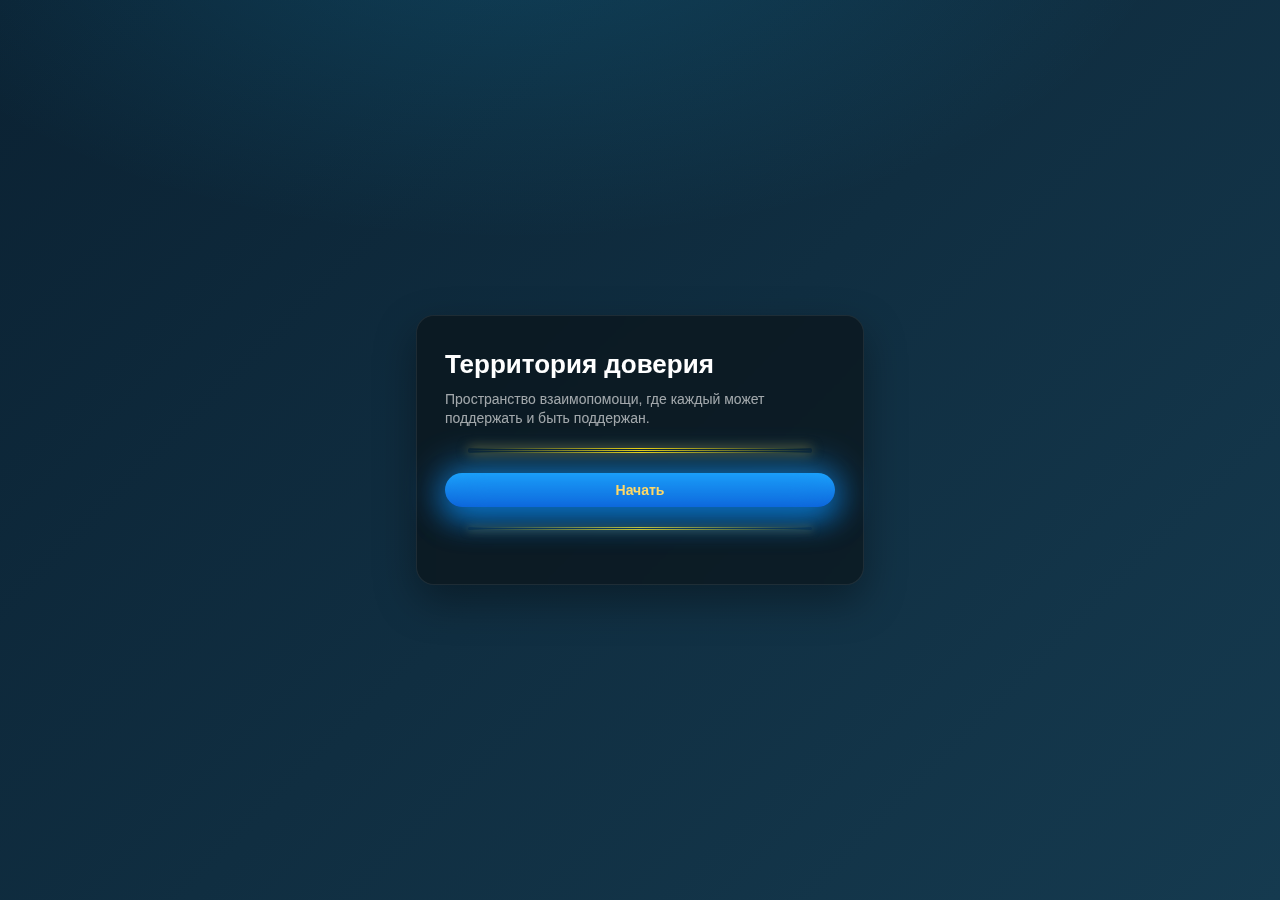
<file: index.html>
﻿<!DOCTYPE html>
<html lang="ru">
<head>
  <meta charset="UTF-8" />
  <meta name="viewport" content="width=device-width, initial-scale=1.0"/>
  <title>Территория довериz</title>
<link rel="stylesheet" href="styles.css">

</head>
<body class="intro-page">
<div class="wrap">
  <div class="card intro">
  <h1>Территория доверия</h1>

  <div class="subtitle">
    Пространство взаимопомощи, где каждый может поддержать и быть поддержан.
  </div>

  <!-- ЗОЛОТАЯ ЛИНИЯ ПОСЛЕ ТЕКСТА -->
  <div class="gold-divider triple"></div>

  <div class="buttons intro-buttons">
    <button class="btn-main is-active" id="startBtn">Начать</button>
  </div>

  <!-- ЗОЛОТАЯ ЛИНИЯ ПОСЛЕ КНОПКИ -->
  <div class="gold-divider double"></div>
</div>

  </div>
</div>


  <script>
    document.getElementById("startBtn").addEventListener("click", () => {
      // куда ведёт старт — поставь нужную страницу
      location.href = "queue.html";
    });
  </script>
</body>

</html>
</file>
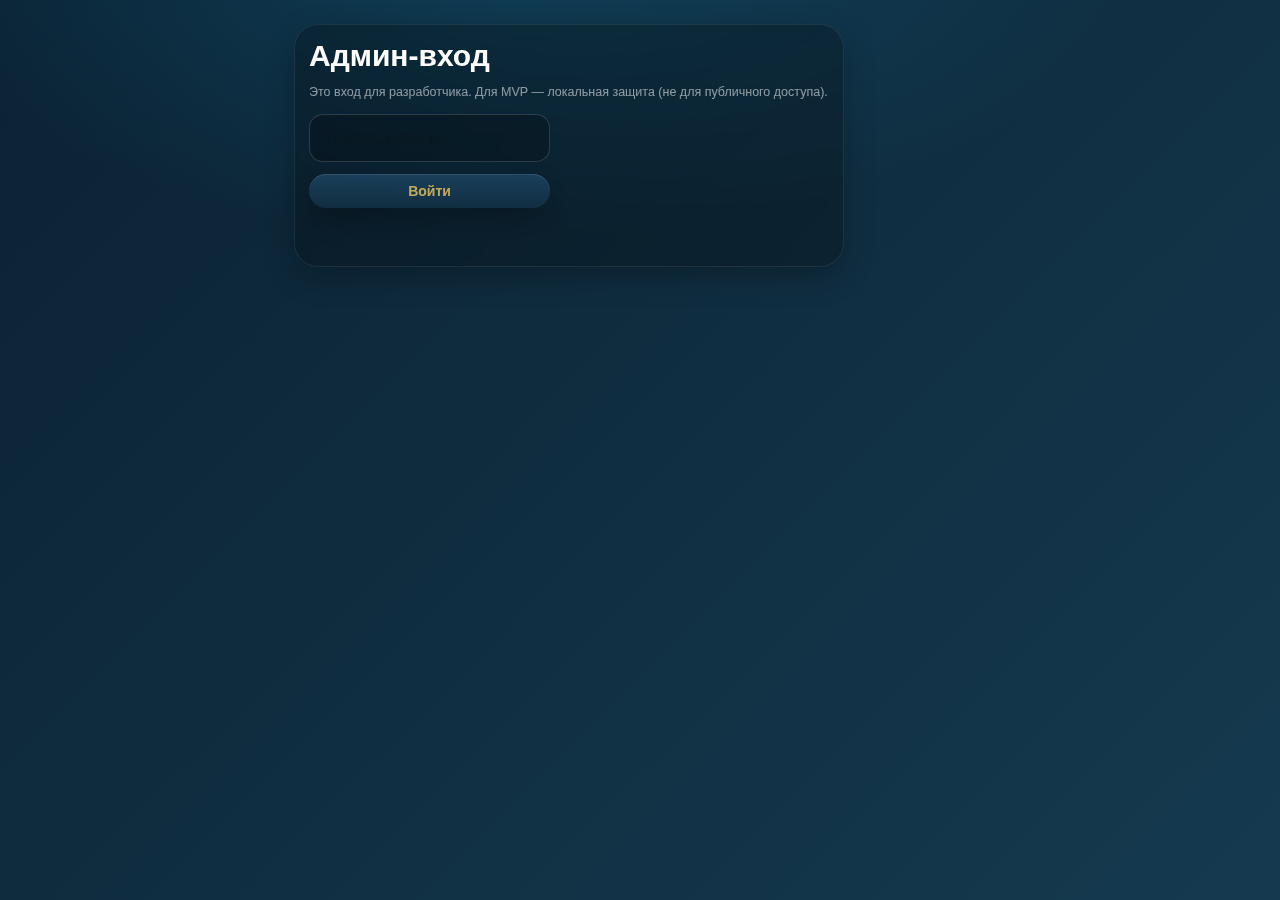
<file: admin-login.html>
<!doctype html>
<html lang="ru">
<head>
  <meta charset="utf-8" />
  <meta name="viewport" content="width=device-width, initial-scale=1" />
  <title>Вход в админку</title>
  <link rel="stylesheet" href="styles.css" />
  <style>
    .wrap { max-width: 720px; margin: 0 auto; padding: 24px 14px; }
    .card { background: rgba(0,0,0,.25); border-radius: 24px; padding: 22px; box-shadow: 0 10px 30px rgba(0,0,0,.25); }
    input { width: 100%; padding: 14px 16px; border-radius: 14px; border: 1px solid rgba(255,255,255,.15); background: rgba(0,0,0,.25); color: #fff; font-size: 16px; outline: none; }
    .row { display: grid; gap: 12px; margin-top: 14px; }
    .hint { opacity: .75; font-size: 14px; margin-top: 10px; line-height: 1.4; }
  </style>
</head>
<body>
  <div class="wrap">
    <div class="card">
      <h1 style="margin:0 0 10px;">Админ-вход</h1>
      <div class="hint">
        Это вход для разработчика. Для MVP — локальная защита (не для публичного доступа).
      </div>

      <div class="row">
        <input id="pass" type="password" placeholder="Пароль админа" />
        <button class="btn-main" id="btnLogin">Войти</button>
        <div id="msg" class="hint"></div>
      </div>
    </div>
  </div>

  <script>
    const qs = (s) => document.querySelector(s);

    // ⚠️ ВАЖНО: для MVP пароль здесь. Потом заменим на Supabase Auth + роли.
    const ADMIN_PASS = "SUPER123"; // <-- поменяй на свой

    qs("#btnLogin").addEventListener("click", () => {
      const p = qs("#pass").value.trim();
      if (!p) {
        qs("#msg").textContent = "Введите пароль.";
        return;
      }
      if (p !== ADMIN_PASS) {
        qs("#msg").textContent = "Неверный пароль.";
        return;
      }

      localStorage.setItem("is_admin", "true");
      localStorage.setItem("admin_login_at", new Date().toISOString());

      // можно запомнить, откуда пришли
      const next = new URLSearchParams(location.search).get("next") || "admin.html";
      location.href = next;
    });
  </script>
</body>
</html>
</file>
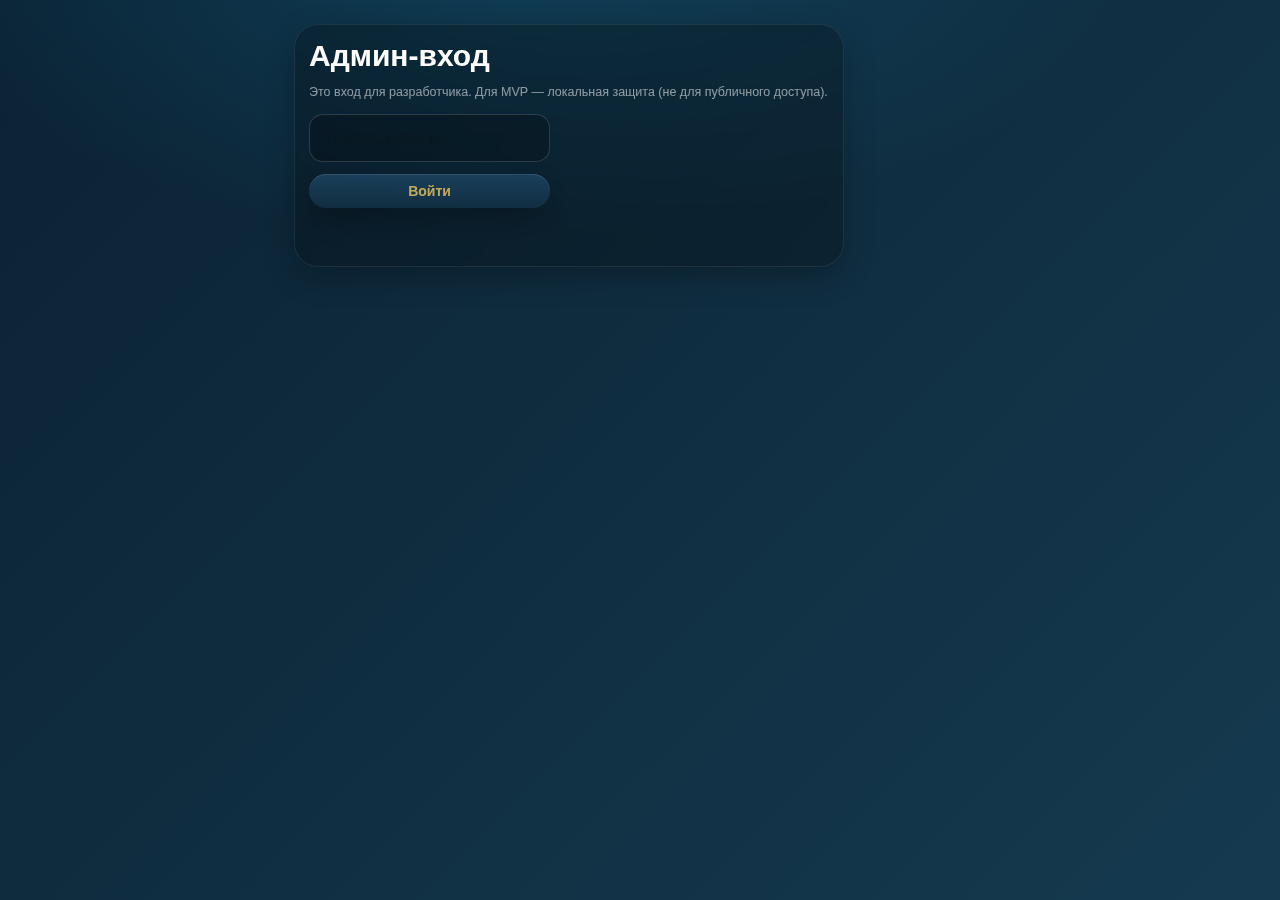
<file: admin.html>
<!doctype html>
<html lang="ru">
<head>
  <meta charset="utf-8" />
  <meta name="viewport" content="width=device-width, initial-scale=1" />
  <title>Админка</title>
  <link rel="stylesheet" href="styles.css" />
  <style>
    .wrap { max-width: 920px; margin: 0 auto; padding: 24px 14px; }
    .card { background: rgba(0,0,0,.25); border-radius: 24px; padding: 22px; box-shadow: 0 10px 30px rgba(0,0,0,.25); }
    .grid { display: grid; grid-template-columns: repeat(2, 1fr); gap: 12px; margin-top: 14px; }
    .kpi { padding: 14px; border-radius: 18px; background: rgba(255,255,255,.06); }
    .kpi b { font-size: 22px; display:block; margin-top: 6px; }
    .muted { opacity: .75; }
    @media (max-width: 720px) { .grid { grid-template-columns: 1fr; } }
  </style>
</head>
<body>
  <div class="wrap">
    <div class="card">
      <h1 style="margin:0 0 8px;">Админ-панель</h1>
      <div class="muted" id="who"></div>

      <div class="grid">
        <div class="kpi">Всего участников<b id="kUsers">—</b></div>
        <div class="kpi">Всего троек<b id="kTriples">—</b></div>
        <div class="kpi">Ожидают подтверждения<b id="kWait">—</b></div>
        <div class="kpi">Подтверждено<b id="kOk">—</b></div>
      </div>

      <div style="margin-top:16px; display:flex; gap:10px; flex-wrap:wrap;">
        <button class="btn-secondary" id="btnSeed">Сгенерировать тест-данные</button>
        <button class="btn-secondary" id="btnClear">Сбросить тест-данные</button>
        <button class="btn-secondary" id="btnLogout">Выйти</button>
      </div>

      <div class="muted" style="margin-top:14px; line-height:1.5;">
        ⚠️ MVP-режим: цифры сейчас берём из localStorage (заглушки).
        Настоящая админка будет после Supabase (Auth + роли + RLS).
      </div>
    </div>
  </div>

  <script>
    const qs = (s) => document.querySelector(s);

    // 1) Защита: если не админ — на логин
    if (localStorage.getItem("is_admin") !== "true") {
      location.href = "admin-login.html?next=admin.html";
    }

    // 2) Хранилище для демо-статы
    const KEY = "admin_stats_demo";
    function readStats() {
      try { return JSON.parse(localStorage.getItem(KEY) || "{}"); }
      catch { return {}; }
    }
    function writeStats(s) {
      localStorage.setItem(KEY, JSON.stringify(s));
    }

    function render() {
      const s = readStats();
      qs("#kUsers").textContent = s.users ?? 0;
      qs("#kTriples").textContent = s.triples ?? 0;
      qs("#kWait").textContent = s.wait ?? 0;
      qs("#kOk").textContent = s.ok ?? 0;

      const at = localStorage.getItem("admin_login_at");
      qs("#who").textContent = at ? ("Вход выполнен: " + at) : "Вход выполнен.";
    }

    qs("#btnSeed").addEventListener("click", () => {
      // простая демо-генерация
      writeStats({
        users: 120 + Math.floor(Math.random()*80),
        triples: 30 + Math.floor(Math.random()*40),
        wait: 2 + Math.floor(Math.random()*10),
        ok: 20 + Math.floor(Math.random()*20),
      });
      render();
    });

    qs("#btnClear").addEventListener("click", () => {
      localStorage.removeItem(KEY);
      render();
    });

    qs("#btnLogout").addEventListener("click", () => {
      localStorage.removeItem("is_admin");
      localStorage.removeItem("admin_login_at");
      location.href = "index.html";
    });

    render();
  </script>
</body>
</html>
</file>
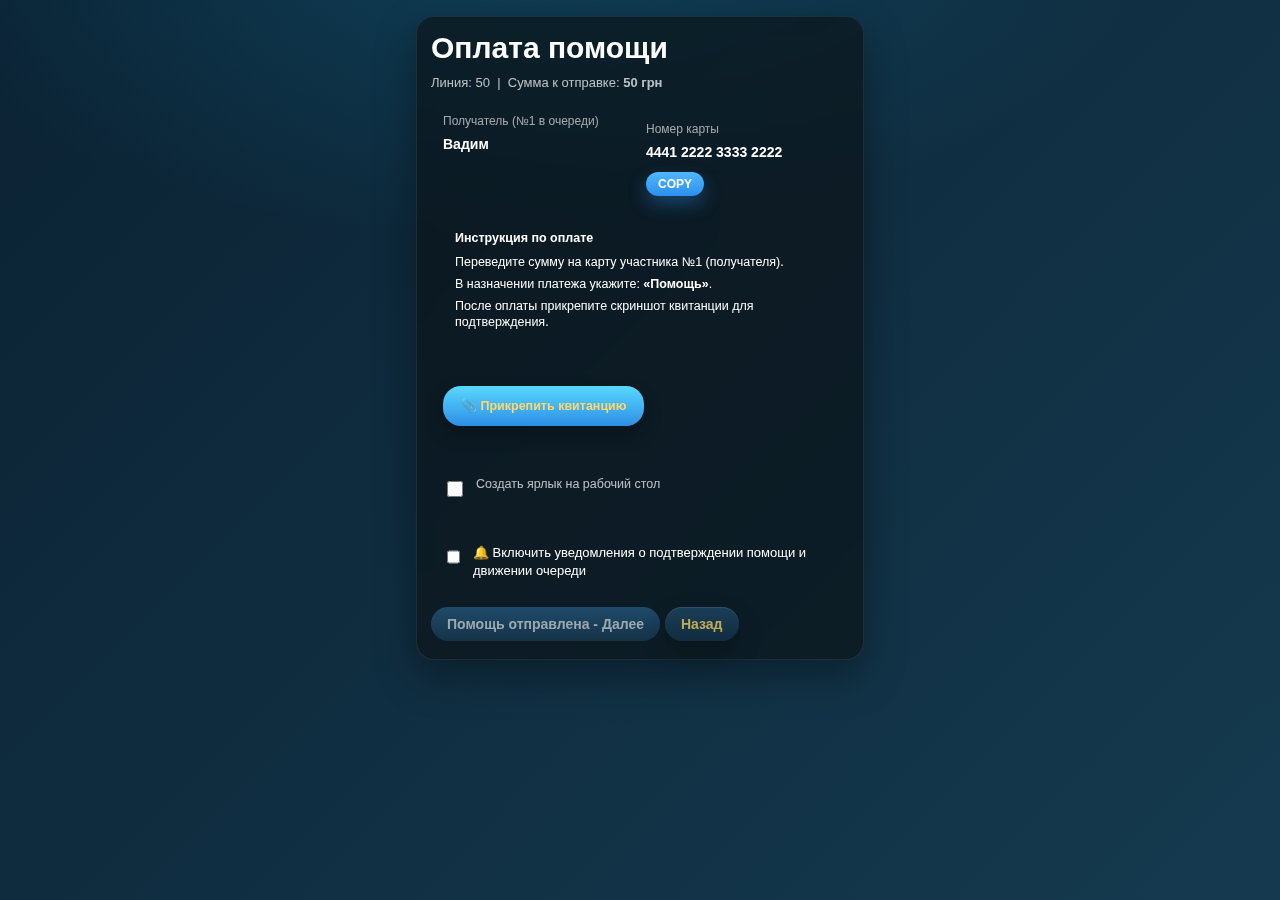
<file: pay.html>
<!DOCTYPE html>
<html lang="ru">
<head>
  <head>
  <meta charset="UTF-8">
  <meta name="viewport" content="width=device-width, initial-scale=1.0">

  <title>Оплата — Территория доверия и поддержки</title>

  <link rel="stylesheet" href="styles.css">

</head>
<body>

  <div class="wrap pay">
<div class="card">
      <h1>Оплата помощи</h1>
      <div class="sub">
        Линия: <span class="pill" id="linePill">—</span>
        &nbsp;|&nbsp; Сумма к отправке: <b id="sumText">—</b>
      </div>

      <!-- Получатель №1 -->
      <div class="box">
        <div class="row topRow">
  <div class="kv">
    <div class="k">Получатель (№1 в очереди)</div>
    <div class="v" id="toNick"></div>
  </div>

  <div class="kv cardTop">
    <div class="k">Номер карты</div>

    <div class="card-row">
      <div class="v" id="toCard"></div>

      <button id="copyCardBtn" type="button" class="copy-mini" title="Скопировать номер карты">COPY</button>
    </div>

    <div class="copy-msg" id="copyMsg"></div>
  </div>
</div>    
        
<!-- инструкция -->
<div class="box">
  <div class="note">
    <div class="noteTitle">Инструкция по оплате</div>
    <ol class="steps">
      <li>Переведите сумму на карту участника №1 (получателя).</li>
      <li>В назначении платежа укажите: <b>«Помощь»</b>.</li>
      <li>После оплаты прикрепите скриншот квитанции для подтверждения.</li>
    </ol>
  </div>
</div>

        
      </div>

      <!-- Скрин -->
<div class="box">

  <label class="file-btn" for="receiptFile">📎 Прикрепить квитанцию</label>
  <input type="file" id="receiptFile" accept="image/*" hidden>

  <div id="fileName" class="file-name"></div>
</div>

<!-- Ярлык -->
<div class="box">
  <div class="checkRow">
    <input id="shortcutChk" type="checkbox">
    <label for="shortcutChk">Создать ярлык на рабочий стол</label>
  </div>
</div>

      <!-- Уведомления -->
      <div class="box">
        <div class="checkRow">
          <input id="notifyChk" type="checkbox" />
          <div>
            <div>🔔 Включить уведомления о подтверждении помощи и движении очереди</div>
            

           </div>
        </div>
      </div>

      <!-- Действия -->
      <button class="btn-main" id="sentBtn" disabled>Помощь отправлена - Далее</button>
      <button class="btn-secondary" onclick="history.back()">Назад</button>

      <div class="note" id="resultMsg" style="margin-top:10px;"></div>
    </div>
  </div>

<script>
document.addEventListener("DOMContentLoaded", () => {

  // ====== COPY карты ======
  const copyBtn = document.getElementById("copyCardBtn");
  const card = document.getElementById("toCard");

  if (copyBtn && card) {
    copyBtn.addEventListener("click", async () => {
      const text = card.textContent.replace(/\s+/g, " ").trim();
      try {
        await navigator.clipboard.writeText(text);
        const old = copyBtn.textContent;
        copyBtn.textContent = "OK";
        setTimeout(() => copyBtn.textContent = old, 900);
      } catch (e) {
        alert("Не удалось скопировать. Скопируй вручную.");
      }
    });
  }

  // ====== FILE + имя файла + активация "Я отправил помощь" ======
  const fileInput = document.getElementById("receiptFile");
  const nameBox   = document.getElementById("fileName");
  const sentBtn   = document.getElementById("sentBtn");
  const notifyChk = document.getElementById("notifyChk");

  function refreshSentBtn() {
    const hasFile = !!(fileInput && fileInput.files && fileInput.files.length > 0);
    const notifyOk = !notifyChk || notifyChk.checked; // если чекбокса нет — считаем ок
    if (sentBtn) sentBtn.disabled = !(hasFile && notifyOk);
  }

  if (fileInput) {
    fileInput.addEventListener("change", () => {
      if (nameBox) nameBox.textContent = fileInput.files[0] ? fileInput.files[0].name : "Файл не выбран.";
      refreshSentBtn();
    });
  }

  if (notifyChk) notifyChk.addEventListener("change", refreshSentBtn);

  refreshSentBtn();
});
</script>

<script>
document.addEventListener("DOMContentLoaded", () => {

  // 1. Читаем линию из URL или localStorage
  const params = new URLSearchParams(location.search);
  const lineFromUrl = params.get("line");

  if (lineFromUrl) {
    localStorage.setItem("line", lineFromUrl);
  }

  const line = localStorage.getItem("line") || "50";

  // 2. Данные участников по линиям
  const firstByLine = {
    "10":  { nick: "Олена", card: "5375 1234 5678 1234" },
    "50":  { nick: "Вадим", card: "4441 2222 3333 2222" },
    "100": { nick: "Анна",  card: "5375 5555 6666 5555" }
  };

  const first = firstByLine[line] || firstByLine["50"];

  // 3. Подставляем в интерфейс
  document.getElementById("linePill").textContent = line;
  document.getElementById("sumText").textContent = line + " грн";

  document.getElementById("toNick").textContent = first.nick;
  document.getElementById("toCard").textContent = first.card;

});
</script>
</div>
</div>
<script>
document.addEventListener("DOMContentLoaded", () => {

  const receipt = document.getElementById("receiptFile");
  const notify  = document.getElementById("notifyChk");
  const btn     = document.getElementById("sentBtn");
  const notifyRow = notify.closest(".checkRow");

  // стартовое состояние
  btn.classList.add("waiting");

  // 1. Прикрепили квитанцию
  receipt.addEventListener("change", () => {
    if (receipt.files.length > 0) {
      btn.classList.remove("waiting");
      btn.classList.add("ready");
      btn.disabled = false;
    }
  });

  // 2. Клик по кнопке без уведомлений
  btn.addEventListener("click", (e) => {
    if (!notify.checked) {
      e.preventDefault();
      notifyRow.classList.add("attention");
      setTimeout(() => notifyRow.classList.remove("attention"), 2500);
    }
  });

  // 3. Включили уведомления → кнопка активна
  notify.addEventListener("change", () => {
    if (notify.checked && receipt.files.length > 0) {
      btn.classList.remove("ready");
      btn.classList.add("active");
      btn.disabled = false;
    }
  });

});
</script>

</body>
</html>
</file>
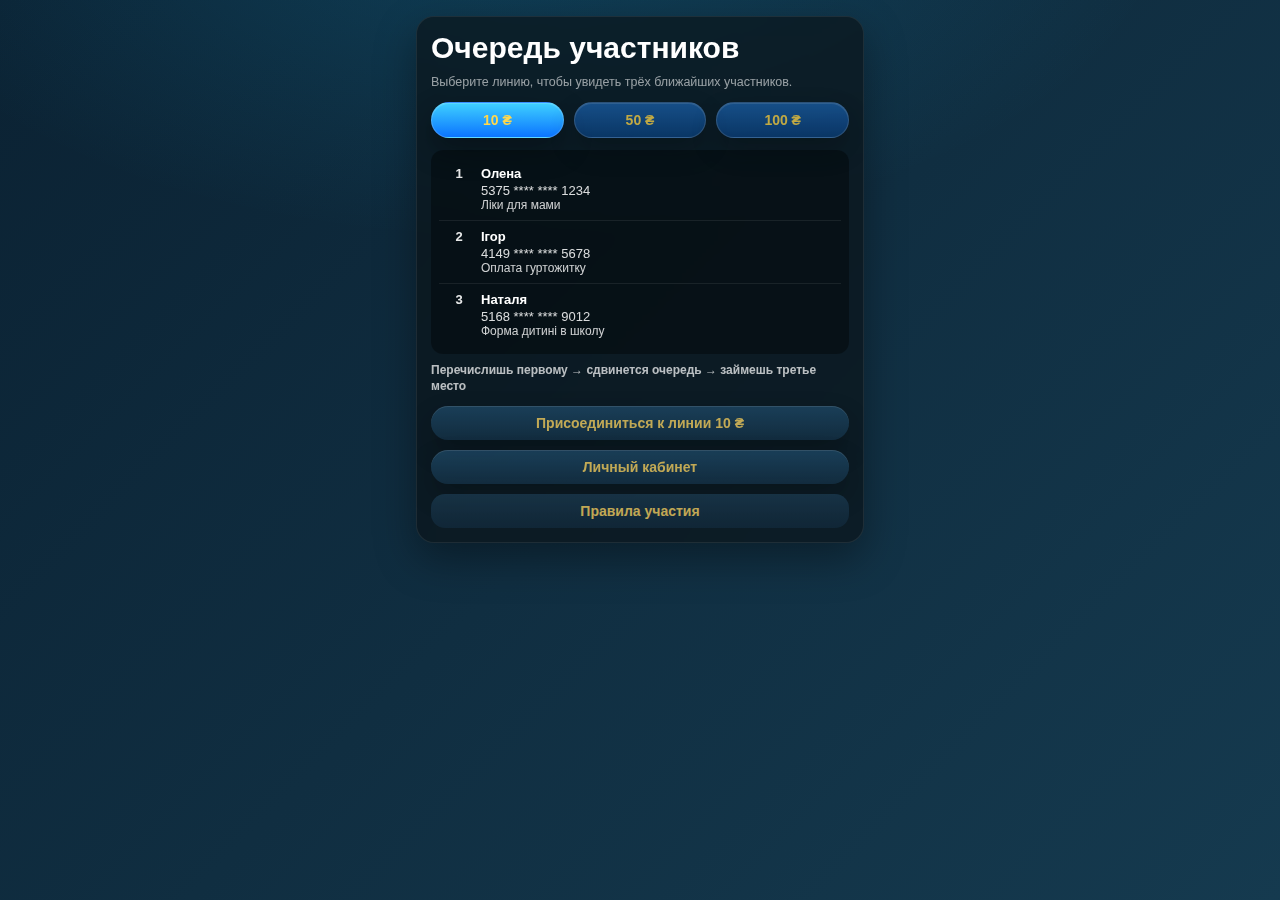
<file: queue.html>
﻿<!DOCTYPE html>
<html lang="ru">
<head>
  <meta charset="UTF-8" />
  <meta name="viewport" content="width=device-width, initial-scale=1.0" />
  <title>Очередь — Территория доверия и поддержки</title>
  
<link rel="stylesheet" href="styles.css">

</head>
<body>
  <div class="wrap">
    <div class="card">
      <h1>Очередь участников</h1>
      <div class="subtitle">Выберите линию, чтобы увидеть трёх ближайших участников.</div>

      <div class="tabs">
        <button class="tab active" data-line="10">10 ₴</button>
        <button class="tab" data-line="50">50 ₴</button>
        <button class="tab" data-line="100">100 ₴</button>
      </div>

      <div class="queue" id="queueBlock">
        <!-- сюда JS вставит очередь -->
      </div>

      
<div class="hint-strong">
  Перечислишь первому → сдвинется очередь → займешь третье место
</div>


      <div class="buttons">
        <button class="btn-main" id="joinBtn">Присоединиться к линии 10 ₴</button>
        <button class="btn-secondary" id="cabinetBtn">Личный кабинет</button>
        <button class="btn-ghost" id="rulesBtn">Правила участия</button>
      </div>
    </div>
  </div>

    <script>
document.addEventListener("DOMContentLoaded", () => {

/* ===== ДАННЫЕ ===== */
const queues = {
  "10": [
    { nick: "Олена", card: "5375 **** **** 1234", goal: "Ліки для мами" },
    { nick: "Ігор",  card: "4149 **** **** 5678", goal: "Оплата гуртожитку" },
    { nick: "Наталя",card: "5168 **** **** 9012", goal: "Форма дитині в школу" }
  ],
  "50": [
    { nick: "Вадим", card: "4441 **** **** 2222", goal: "Ремонт авто після ДТП" },
    { nick: "Марія", card: "4731 **** **** 3333", goal: "Курс навчання" },
    { nick: "Сергій",card: "4149 **** **** 4444", goal: "Тренування сина" }
  ],
  "100": [
    { nick: "Анна", card: "5375 **** **** 5555", goal: "Операція для тата" },
    { nick: "Роман",card: "5168 **** **** 6666", goal: "Закрити кредит" },
    { nick: "Юрій", card: "4149 **** **** 7777", goal: "Почати свій бізнес" }
  ]
};

/* ===== ТЕКУЩАЯ ЛИНИЯ ===== */
let currentLine = "10";

/* ===== ЭЛЕМЕНТЫ ===== */
const queueBlock = document.getElementById("queueBlock");
const joinBtn = document.getElementById("joinBtn");
const tabs = document.querySelectorAll(".tab");
/* ===== КЛИК ПО КНОПКЕ ===== */
joinBtn.addEventListener("click", () => {
  location.href = `register.html?line=${currentLine}`;
});

/* ===== РЕНДЕР ===== */
function renderQueue() {
  const data = queues[currentLine] || [];

  if (!data.length) {
    queueBlock.innerHTML = "<div class='hint'>Очередь пуста</div>";
    return;
  }

  let html = "";
  data.forEach((item, index) => {
    html += `
      <div class="queue-row">
        <div class="pos">${index + 1}</div>
        <div class="info">
          <div class="nick">${item.nick}</div>
          <div class="card-mask">${item.card}</div>
          <div class="goal">${item.goal}</div>
        </div>
      </div>
    `;
  });

  queueBlock.innerHTML = html;
  joinBtn.textContent = "Присоединиться к линии " + currentLine + " ₴";
}

/* ===== ВКЛАДКИ ===== */
tabs.forEach(tab => {
  tab.addEventListener("click", () => {
    tabs.forEach(t => t.classList.remove("active"));
    tab.classList.add("active");
    currentLine = tab.dataset.line;
    localStorage.setItem("line", currentLine);
    renderQueue();
  });
});

/* ===== ВОССТАНОВЛЕНИЕ ===== */
const saved = localStorage.getItem("line");
if (saved && queues[saved]) {
  currentLine = saved;
  tabs.forEach(t => t.classList.toggle("active", t.dataset.line === saved));
}

/* ===== СТАРТ ===== */
renderQueue();
});

</script>


</body>
</html>
</file>
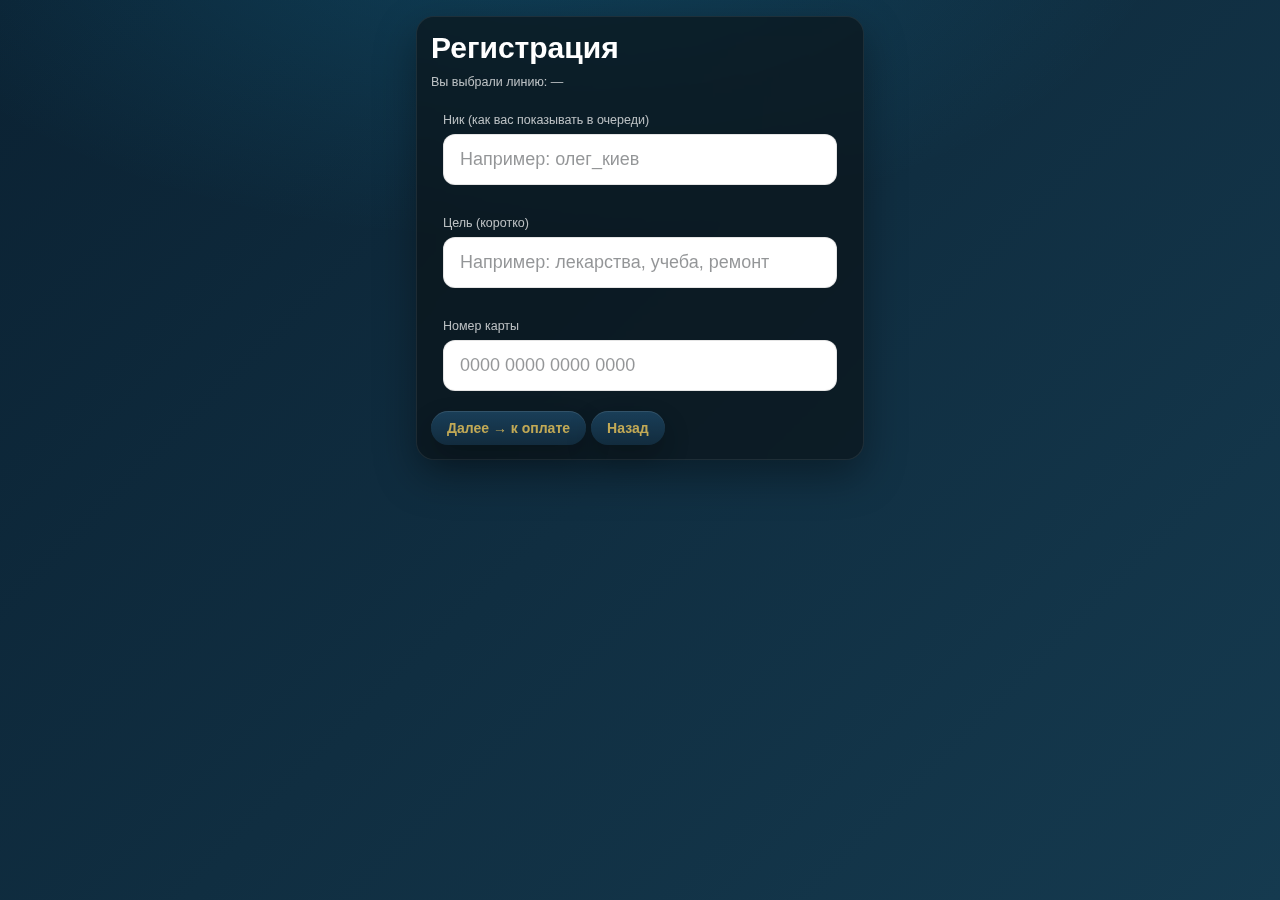
<file: register.html>
﻿<!DOCTYPE html>
<html lang="ru">
<head>
  <meta charset="UTF-8" />
  <meta name="viewport" content="width=device-width, initial-scale=1.0" />
  <title>Регистрация — Территория доверия и поддержки</title>
<link rel="stylesheet" href="styles.css">
</head>
<body>
  <div class="wrap">
    <div class="card">
      <h1>Регистрация</h1>
      <div class="sub">Вы выбрали линию: <span class="line" id="lineLabel">—</span></div>

      <div class="box">
  <label>Ник (как вас показывать в очереди)</label>
  <input
    id="nick"
    placeholder="Например: олег_киев"
    maxlength="24"
  />
</div>

<div class="box">
  <label>Цель (коротко)</label>
  <input
    id="goal"
    placeholder="Например: лекарства, учеба, ремонт"
    maxlength="80"
  />
</div>

<div class="box">
  <label>Номер карты</label>
  <input
    id="card"
    type="text"
    inputmode="numeric"
    autocomplete="cc-number"
    placeholder="0000 0000 0000 0000"
    maxlength="19"
  />
</div>



      <button class="btn-main" id="nextBtn">Далее → к оплате</button>
      <button class="btn-secondary" onclick="history.back()">Назад</button>

      <div class="msg" id="msg"></div>
    </div>
  </div>

  <script>
document.addEventListener("DOMContentLoaded", () => {

  const nick = document.getElementById("nick");
  const goal = document.getElementById("goal");
  const card = document.getElementById("card");
  const btn  = document.getElementById("nextBtn");
  const msg  = document.getElementById("msg");
  const lineLabel = document.getElementById("lineLabel");

  /* ===== показать выбранную линию ===== */
  const params = new URLSearchParams(window.location.search);
  const lineFromUrl = params.get("line");
  const savedLine = localStorage.getItem("line");

  const line = lineFromUrl || savedLine;

  if (line && lineLabel) {
    lineLabel.textContent = line;
    localStorage.setItem("line", line);
  }

  /* ===== автоформат карты ==== */
  card.addEventListener("input", () => {
    let digits = card.value.replace(/\D/g, "").slice(0, 16);
    card.value = digits.replace(/(\d{4})(?=\d)/g, "$1 ");
  });

  /* ===== кнопка Далее ===== */
  btn.addEventListener("click", (e) => {
    e.preventDefault();
    if (msg) msg.textContent = "";

    const nickVal = nick.value.trim();
    const goalVal = goal.value.trim();
    const digits  = card.value.replace(/\D/g, "");

    if (!nickVal) {
      msg.textContent = "Введите ник";
      nick.focus();
      return;
    }

    if (!goalVal) {
      msg.textContent = "Введите цель";
      goal.focus();
      return;
    }

    if (digits.length !== 16) {
      msg.textContent = "Введите корректный номер карты (16 цифр)";
      card.focus();
      return;
    }

    /* ===== сохраняем ===== */
    localStorage.setItem("nick", nickVal);
    localStorage.setItem("goal", goalVal);
    localStorage.setItem("card", digits);

    /* ===== переход к оплате ===== */
    window.location.href = "pay.html?line=" + encodeURIComponent(line);
  });

});

  const nick = document.getElementById("nick");
  const goal = document.getElementById("goal");
  const card = document.getElementById("card");
  const nextBtn = document.getElementById("nextBtn");

  function checkForm() {
    const ok =
      nick.value.trim() !== "" &&
      goal.value.trim() !== "" &&
      card.value.trim().length >= 16;

    nextBtn.disabled = !ok;
    nextBtn.classList.toggle("is-active", ok);
  }

  nick.addEventListener("input", checkForm);
  goal.addEventListener("input", checkForm);
  card.addEventListener("input", checkForm);

  checkForm(); // стартовая проверка
});
</script>
    



</body>
</html>
</file>
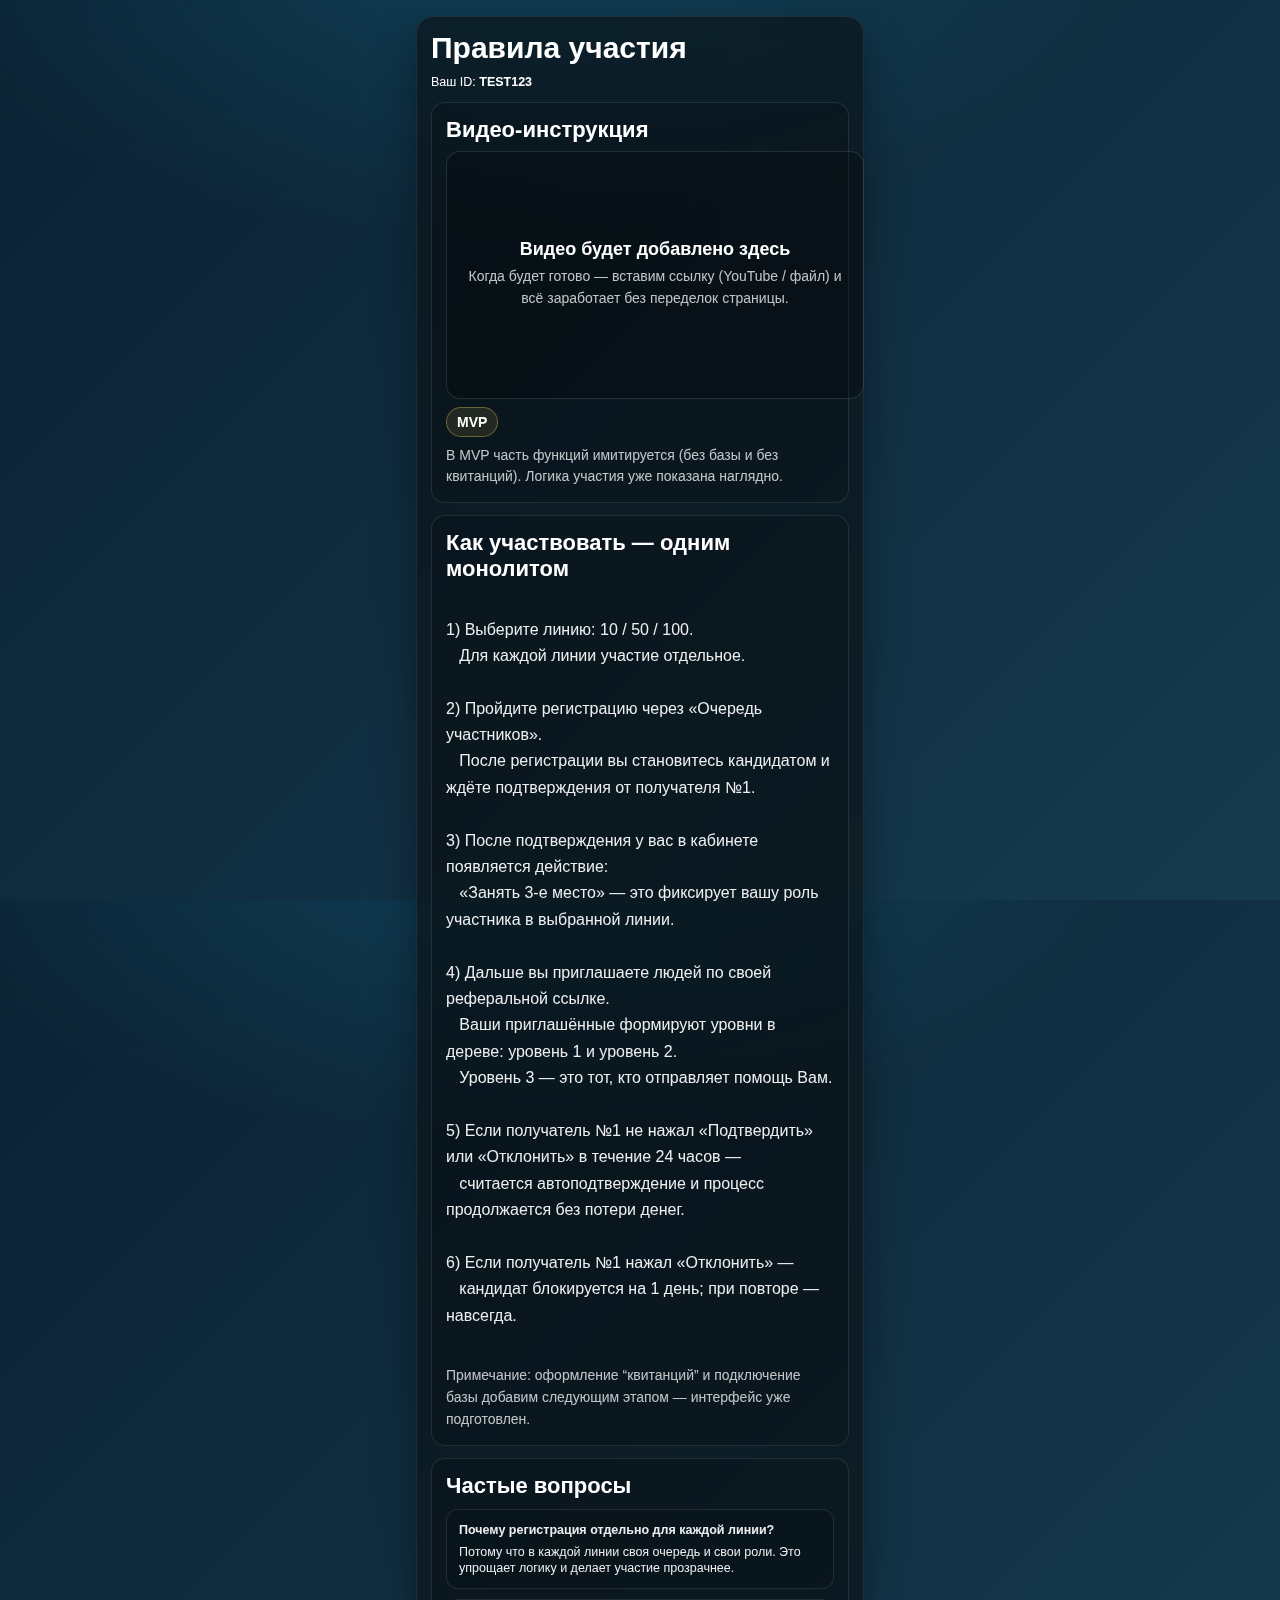
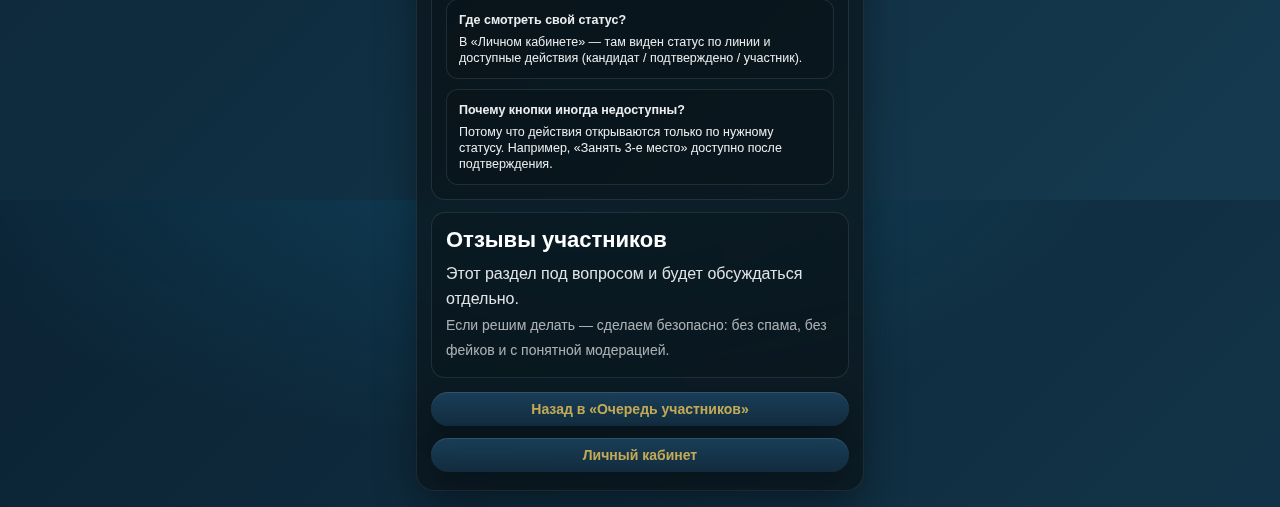
<file: rules.html>
<!doctype html>
<html lang="ru">
<head>
  <meta charset="utf-8" />
  <meta name="viewport" content="width=device-width, initial-scale=1" />
  <title>Правила участия</title>
  <link rel="stylesheet" href="styles.css" />
  <style>
    .actions{
      display:flex;
      flex-direction:column;
      gap:12px;
      margin-top:14px;
      align-items:stretch;
    }

    .miniNote{
      opacity:.88;
      line-height:1.6;
      font-size:16px;
    }

    .block{
      margin-top:12px;
      padding:14px;
      border-radius:14px;
      border:1px solid rgba(255,255,255,.10);
      background: rgba(0,0,0,.15);
    }

    .title2{
      font-weight:900;
      font-size:22px;
      margin:0 0 8px 0;
      letter-spacing:.2px;
    }

    .pill{
      display:inline-block;
      padding:6px 10px;
      border-radius:999px;
      border:1px solid rgba(255,210,90,.35);
      background: rgba(255,210,90,.10);
      font-weight:700;
      font-size:14px;
      margin: 8px 0 0;
    }

    .mono{
      white-space: pre-wrap;
      font-size: 16px;
      line-height: 1.65;
      opacity: .93;
    }

    .videoBox{
      width:100%;
      aspect-ratio: 16 / 9;
      border-radius:14px;
      overflow:hidden;
      border:1px solid rgba(255,255,255,.12);
      background: rgba(0,0,0,.22);
      display:flex;
      align-items:center;
      justify-content:center;
      text-align:center;
      padding:14px;
    }

    .muted{
      opacity:.75;
      font-size:14px;
      line-height:1.55;
    }

    .faqItem{
      padding:12px;
      border-radius:12px;
      border:1px solid rgba(255,255,255,.10);
      background: rgba(0,0,0,.10);
      margin-top:10px;
    }

    .faqQ{
      font-weight:900;
      margin:0 0 6px 0;
      font-size:16px;
    }

    .faqA{
      margin:0;
      opacity:.88;
      line-height:1.6;
      font-size:15px;
    }
  </style>
</head>

<body>
  <div class="wrap">
    <div class="card">
      <h1 style="margin-top:0;">Правила участия</h1>

      <div class="note" id="whoNote" style="line-height:1.6;"></div>

      <!-- ВИДЕО -->
      <div class="block">
        <div class="title2">Видео-инструкция</div>

        <!-- ВАРИАНТ 1 (пока заглушка) -->
        <div class="videoBox" id="videoBox">
          <div>
            <div style="font-weight:900; font-size:18px;">Видео будет добавлено здесь</div>
            <div class="muted" style="margin-top:6px;">
              Когда будет готово — вставим ссылку (YouTube / файл) и всё заработает без переделок страницы.
            </div>
          </div>
        </div>

        <!-- ВАРИАНТ 2 (когда появится YouTube-ссылка, просто раскомментируешь и вставишь src):
        <iframe
          class="videoBox"
          style="padding:0;"
          src="https://www.youtube.com/embed/ТУТ_КОД_ВИДЕО"
          title="Инструкция"
          frameborder="0"
          allow="accelerometer; autoplay; clipboard-write; encrypted-media; gyroscope; picture-in-picture"
          allowfullscreen
        ></iframe>
        -->

        <div class="pill">MVP</div>
        <div class="muted" style="margin-top:8px;">
          В MVP часть функций имитируется (без базы и без квитанций). Логика участия уже показана наглядно.
        </div>
      </div>

      <!-- МОНОЛИТ ШАГОВ -->
      <div class="block">
        <div class="title2">Как участвовать — одним монолитом</div>

        <div class="mono">
1) Выберите линию: 10 / 50 / 100.
   Для каждой линии участие отдельное.

2) Пройдите регистрацию через «Очередь участников».
   После регистрации вы становитесь кандидатом и ждёте подтверждения от получателя №1.

3) После подтверждения у вас в кабинете появляется действие:
   «Занять 3-е место» — это фиксирует вашу роль участника в выбранной линии.

4) Дальше вы приглашаете людей по своей реферальной ссылке.
   Ваши приглашённые формируют уровни в дереве: уровень 1 и уровень 2.
   Уровень 3 — это тот, кто отправляет помощь Вам.

5) Если получатель №1 не нажал «Подтвердить» или «Отклонить» в течение 24 часов —
   считается автоподтверждение и процесс продолжается без потери денег.

6) Если получатель №1 нажал «Отклонить» —
   кандидат блокируется на 1 день; при повторе — навсегда.
        </div>

        <div class="muted" style="margin-top:10px;">
          Примечание: оформление “квитанций” и подключение базы добавим следующим этапом — интерфейс уже подготовлен.
        </div>
      </div>

      <!-- FAQ -->
      <div class="block">
        <div class="title2">Частые вопросы</div>

        <div class="faqItem">
          <p class="faqQ">Почему регистрация отдельно для каждой линии?</p>
          <p class="faqA">
            Потому что в каждой линии своя очередь и свои роли. Это упрощает логику и делает участие прозрачнее.
          </p>
        </div>

        <div class="faqItem">
          <p class="faqQ">Где смотреть свой статус?</p>
          <p class="faqA">
            В «Личном кабинете» — там виден статус по линии и доступные действия (кандидат / подтверждено / участник).
          </p>
        </div>

        <div class="faqItem">
          <p class="faqQ">Почему кнопки иногда недоступны?</p>
          <p class="faqA">
            Потому что действия открываются только по нужному статусу. Например, «Занять 3-е место» доступно после подтверждения.
          </p>
        </div>
      </div>

      <!-- ОТЗЫВЫ (пока заглушка) -->
      <div class="block">
        <div class="title2">Отзывы участников</div>
        <div class="miniNote">
          Этот раздел под вопросом и будет обсуждаться отдельно.
          <br><span class="muted">Если решим делать — сделаем безопасно: без спама, без фейков и с понятной модерацией.</span>
        </div>
      </div>

      <div class="actions">
        <button class="btn-main" id="btnBackQueue" type="button">Назад в «Очередь участников»</button>
        <button class="btn-secondary" id="btnCabinet" type="button">Личный кабинет</button>
      </div>

      <div class="note" id="msg" style="margin-top:12px;"></div>
    </div>
  </div>

  <script>
    const qs = (s) => document.querySelector(s);

    function getParams(){
      const p = new URLSearchParams(location.search);
      return {
        ref: p.get("ref") || "",
        line: Number(p.get("line") || 0)
      };
    }

    function safeOn(sel, event, fn){
      const el = qs(sel);
      if (!el) return;
      el.addEventListener(event, fn);
    }

    (function init(){
      const { ref, line } = getParams();

      // ref из URL → иначе my_id из localStorage → иначе TEST123
      const myId =
        ref ||
        localStorage.getItem("my_id") ||
        "TEST123";

      const whoNote = qs("#whoNote");
      if (whoNote) {
        whoNote.innerHTML = `Ваш ID: <b>${myId}</b>`;
      }

      safeOn("#btnBackQueue","click", () => {
        const l = line || Number(localStorage.getItem("active_line") || "50") || 50;
        location.href = `queue.html?ref=${encodeURIComponent(myId)}&line=${encodeURIComponent(l)}`;
      });

      safeOn("#btnCabinet","click", () => {
        const l = line || Number(localStorage.getItem("active_line") || "50") || 50;
        location.href = `cabinet.html?ref=${encodeURIComponent(myId)}&line=${encodeURIComponent(l)}`;
      });
    })();
  </script>
</body>
</html>
</file>
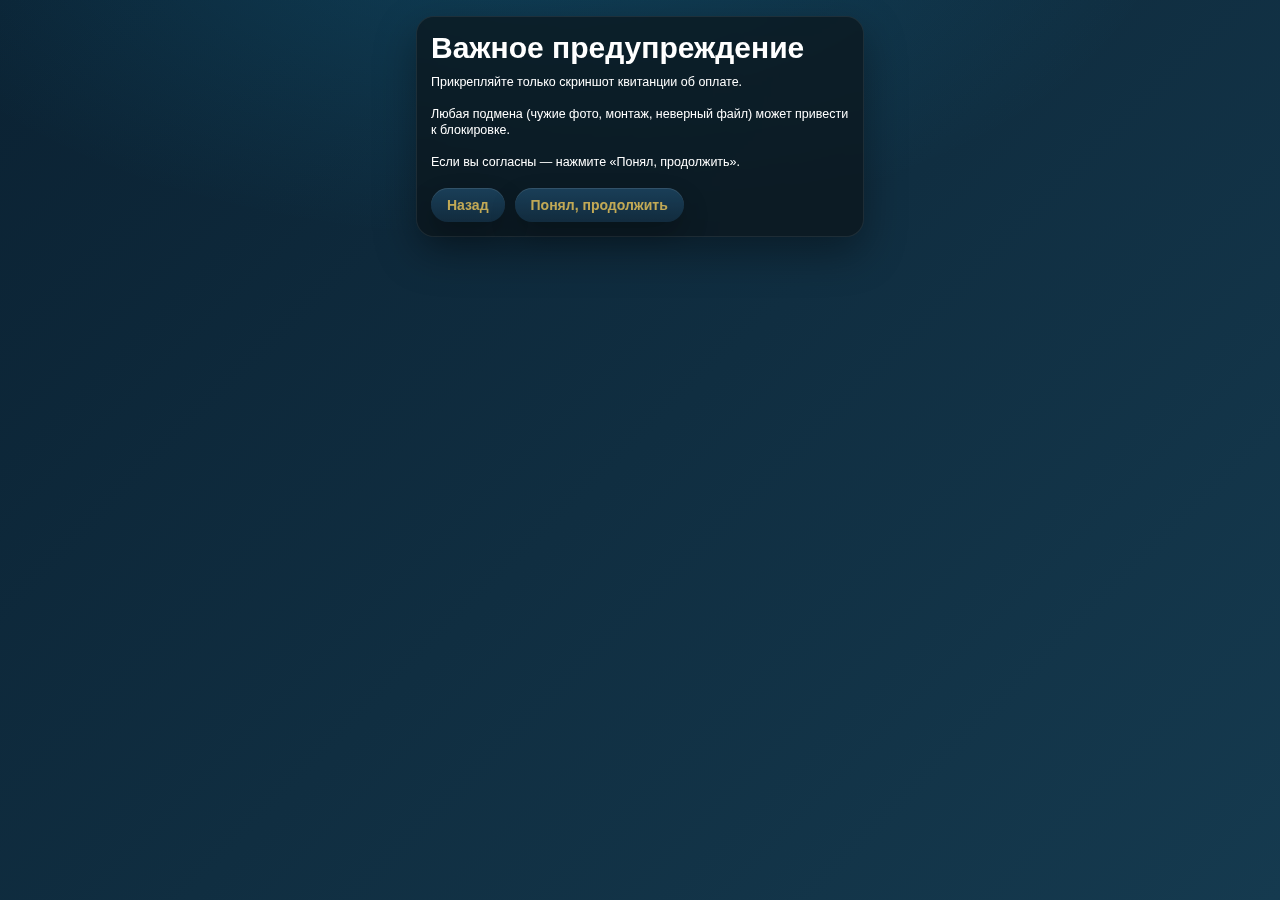
<file: warning.html>
<!doctype html>
<html lang="ru">
<head>
  <meta charset="utf-8" />
  <meta name="viewport" content="width=device-width, initial-scale=1" />
  <title>Важное предупреждение</title>
  <link rel="stylesheet" href="styles.css" />
</head>

<body>
  <div class="wrap">
    <div class="card">
      <h1 style="margin-top:0;">Важное предупреждение</h1>

      <div class="note" style="line-height:1.6;">
        Прикрепляйте только скриншот квитанции об оплате.<br><br>
        Любая подмена (чужие фото, монтаж, неверный файл) может привести к блокировке.
        <br><br>
        Если вы согласны — нажмите «Понял, продолжить».
      </div>

      <div style="display:flex; gap:10px; margin-top:18px;">
        <button class="btn-secondary" id="backBtn" type="button">Назад</button>
        <button class="btn-main" id="goBtn" type="button">Понял, продолжить</button>
      </div>
    </div>
  </div>

  <script>
    document.addEventListener("DOMContentLoaded", () => {
      // ===== единые ключи проекта =====
      const KEY_ACTIVE_LINE = "active_line";
      const KEY_MY_ID = "my_id";
      const LINES = ["10","50","100"];

      // line: URL -> active_line -> fallback 50
      const params = new URLSearchParams(location.search);
      const lineFromUrl = params.get("line") || "";
      const lineFromStorage = localStorage.getItem(KEY_ACTIVE_LINE) || "";
      const line = LINES.includes(lineFromUrl) ? lineFromUrl
                : (LINES.includes(lineFromStorage) ? lineFromStorage : "50");

      // фиксируем активную линию в правильном ключе
      localStorage.setItem(KEY_ACTIVE_LINE, line);

      // my_id нужен кабинету (если вдруг ещё не задан)
      const myId = localStorage.getItem(KEY_MY_ID) || "TEST123";
      localStorage.setItem(KEY_MY_ID, myId);

      // Назад — возвращаемся в оплату на ЭТУ линию
      document.getElementById("backBtn").addEventListener("click", () => {
        location.href = "pay.html?line=" + encodeURIComponent(line);
      });

      // Дальше — в кабинет на ЭТУ линию (и с ref=myId)
      document.getElementById("goBtn").addEventListener("click", () => {
        location.href =
          "cabinet.html?ref=" + encodeURIComponent(myId) +
          "&line=" + encodeURIComponent(line);
      });
    });
  </script>
</body>
</html>
</file>
<file: styles.css>
﻿<style>
* { box-sizing: border-box; }
html, body { margin: 0; padding: 0; }


body {
  margin: 0;
  font-family: Arial, sans-serif;
  background: linear-gradient(135deg, #0f2027, #203a43, #2c5364);
  color: #fff;
  min-height: 100vh;
  
}


.wrap {
  width: 100%;
  max-width: 480px;
  padding: 16px;
  box-sizing: border-box;
  margin: 0 auto;

}

    .card {
      background: rgba(0,0,0,0.45);
      border-radius: 16px;
      padding: 16px;
      box-shadow: 0 10px 30px rgba(0,0,0,0.35);
    }

    h1 {
      margin: 0 0 4px 0;
      font-size: 20px;
    }

    .subtitle {
      font-size: 13px;
      opacity: 0.8;
      margin-bottom: 12px;
    }

    .tabs {
      display: flex;
      gap: 6px;
      margin-bottom: 10px;
    }

    .tab {
      flex: 1;
      padding: 8px 0;
      border-radius: 999px;
      border: 1px solid rgba(255,255,255,0.25);
      background: rgba(0,0,0,0.25);
      color: #fff;
      font-size: 14px;
      cursor: pointer;
    }

    .tab.active {
      background: #00c6ff;
      color: #000;
      border-color: #00c6ff;
      font-weight: 600;
    }

    .queue {
      margin-top: 6px;
      border-radius: 12px;
      background: rgba(0,0,0,0.35);
      padding: 8px;
      font-size: 13px;
    }

    .queue-row {
      display: flex;
      gap: 8px;
      padding: 8px 6px;
      border-bottom: 1px solid rgba(255,255,255,0.08);
    }

    .queue-row:last-child {
      border-bottom: none;
    }

    .pos {
      width: 28px;
      font-weight: bold;
      text-align: center;
      opacity: 0.9;
    }

    .info {
      flex: 1;
      text-align: left;
    }

    .nick {
      font-weight: 600;
      margin-bottom: 2px;
    }

    .card-mask {
      opacity: 0.85;
    }

    .goal {
      opacity: 0.8;
      font-size: 12px;
    }

    .hint {
      margin-top: 8px;
      font-size: 12px;
      opacity: 0.85;
    }

    .hint-strong {
      margin-top: 4px;
      font-size: 13px;
      font-weight: 600;
    }

    .buttons {
      display: flex;
      flex-direction: column;
      gap: 8px;
      margin-top: 14px;
    }
button,
.tab,
.btn-main,
.btn-secondary {
  border-radius: 999px !important;
}

 

/* ===== ОСНОВНЫЕ КНОПКИ ===== */
button,
.btn-main,
.btn-secondary,
.tab {
  background: linear-gradient(180deg, #4fd1ff, #1ea7d9);
  color: #ffd84d !important;
  font-weight: 700;
  font-size: 15px;
  padding: 12px 18px;
  border-radius: 14px;
  border: none;
  box-shadow: 0 6px 16px rgba(0,0,0,0.35);
  letter-spacing: 0.3px;
  cursor: pointer;
}

/* hover */
button:hover,
.btn-main:hover,
.btn-secondary:hover,
.tab:hover {
  background: linear-gradient(180deg, #6be0ff, #2fb8eb);
}

/* активная вкладка */
.tab_active {
  background: linear-gradient(180deg, #2fb8eb, #0b84c1);
}

/* disabled */
button:disabled {
  background: #2b4d5a;
  color: #9aa9ad !important;
  box-shadow: none;
}

/* компактная COPY */
#copyCardBtn {
  padding: 6px 12px !important;
  font-size: 12px !important;
  border-radius: 10px;
}

/* адаптив */
@media (max-width: 480px) {
  .wrap {
    padding: 12px;
  }
  h1 {
    font-size: 18px;
  }
}
/* === ФИНАЛ: СИНИЕ КНОПКИ + ЖЁЛТЫЙ ТЕКСТ === */
.tab,
button,
.btn-main,
.btn-secondary {
  background: linear-gradient(180deg, #2fb8ff, #0b74ff) !important;
  color: #ffd84d !important;        /* ЖЁЛТЫЙ ТЕКСТ */
  border: 1px solid rgba(255,255,255,0.18) !important;
  font-weight: 700;
}

/* hover — лёгкое усиление */
.tab:hover,
button:hover,
.btn-main:hover,
.btn-secondary:hover {
  filter: brightness(1.08);
}

/* активная вкладка (одна!) */
.tab.active {
  background: linear-gradient(180deg, #3fd0ff, #0a6dff) !important;
  color: #ffd84d !important;
  box-shadow: 0 0 0 2px rgba(255,216,77,0.35);
}
/* === БАЗА: ВСЕ КНОПКИ (НЕАКТИВНЫЕ ПО УМОЛЧАНИЮ) === */
.tab,
button,
.btn-main,
.btn-secondary {
  background: linear-gradient(180deg, #1b5fa8, #0a3f7a) !important; /* ТЕМНЕЕ */
  color: #ffd84d !important; /* жёлтый текст */
  border: 1px solid rgba(255,255,255,0.15);
  font-weight: 700;
  opacity: 0.75;
}

/* hover для неактивных */
.tab:hover,
button:hover,
.btn-main:hover,
.btn-secondary:hover {
  opacity: 0.9;
  filter: brightness(1.05);
}

/* === АКТИВНАЯ КНОПКА (ТОЛЬКО ОДНА) === */
.tab.active {
  background: linear-gradient(180deg, #3fd0ff, #0b74ff) !important; /* ЯРКО-СИНЯЯ */
  color: #ffd84d !important;
  opacity: 1;
  box-shadow: 0 0 0 2px rgba(255,216,77,0.35);
}

</style>
   
    @media (max-width: 480px) {
      .wrap {
        padding: 12px;
      }
      h1 {
        font-size: 18px;
      }
    }
/* ===== PAY PAGE FIX ===== */

.box {
  margin: 0 0 8px 0;
  padding: 12px;
}



.row{
  display: flex;
  align-items: center;
  gap: 10px;
}



.topRow {
  justify-content: space-between;
  gap: 12px;
}


.kv{
  display:flex;
  flex-direction: column;
  gap: 2px;
}

.k{
  font-size: 12px;
  opacity: .85;
}

.v{
  font-size: 14px;
  font-weight: 600;
}

/* номер карты */
.cardTop{
  margin-top: 8px;
  margin-bottom: 6px;
}

.card-row{
  display:flex;
  align-items:center;
  gap:10px;
  flex-wrap: wrap;
}

.card-row .v{
  font-size: 18px;
  font-weight: 700;
  letter-spacing: 1px;
}

/* кнопка COPY */
.copy-mini{
  padding: 6px 12px;
  border-radius: 999px;
  border: 1px solid rgba(255,255,255,.2);
  background: rgba(0,0,0,.35);
  color: #ffd84d;
  font-weight: 700;
  cursor: pointer;
}

/* чекбокс */
.check-row{
  display:flex;
  align-items:flex-start;
  gap:10px;
  margin-top: 10px;
}

.check-row input{
  margin-top: 4px;
}

/* нижние кнопки */
.pay-actions{
  display:flex;
  gap:10px;
  margin-top: 14px;
}

.pay-actions .btn-main,
.pay-actions .btn-secondary{
  flex:1;
}
/* === PAY PAGE: компактнее === */

.pay h1 {
  font-size: 18px;
}

.pay .sub {
  font-size: 13px;
}

.pay .card-row,
.pay .box,
.pay .list li {
  font-size: 13px;
  line-height: 1.35;
}

.pay .card-row .v {
  font-size: 14px;
  font-weight: 600;
}

.pay .hint,
.pay .notify {
  font-size: 12px;
}
.box ol {
  margin-left: 0;
  padding-left: 18px;
}


/* Чекбоксы */
.checkRow {
  margin-top: 6px;
  margin-bottom: 4px;
}

/* Поясняющий текст */
.note {
  margin-top: 4px;
  line-height: 1.3;
}
.file-btn {
  display: inline-flex;
  align-items: center;
  justify-content: center;

  padding: 10px 14px;
  border-radius: 10px;

  background: linear-gradient(180deg, #4fb7ff, #2d8fe0);
  color: #fff;
  font-weight: 600;
  font-size: 14px;

  cursor: pointer;
  user-select: none;
  border: none;
}

.file-btn:hover {
  background: linear-gradient(180deg, #63c3ff, #3799ea);
}

.file-name {
  margin-top: 6px;
  font-size: 13px;
  color: #cfe9ff;
}
/* COPY button - make it look active */
#copyCardBtn, .copy-btn {
  opacity: 1 !important;
  filter: none !important;
  pointer-events: auto !important;

  background: linear-gradient(180deg, #4fb7ff, #2d8fee) !important;
  color: #fff !important;
  border: 0 !important;
  box-shadow: 0 8px 18px rgba(45,143,238,.35) !important;
}

#copyCardBtn:disabled, .copy-btn:disabled {
  opacity: 1 !important;   /* чтобы не “серела” */
  cursor: pointer !important;
}
/* ===== COMPACT PAY LAYOUT ===== */
.box {
  margin: 6px 0;
  padding: 10px 12px;
}

.box > .k {
  margin-bottom: 4px;
}

.list {
  margin: 4px 0 6px;
  padding-left: 16px;
}

.list li {
  margin-bottom: 3px;
  line-height: 1.25;
}

.checkRow {
  margin: 4px 0;
}

.note {
  margin-top: 4px;
  line-height: 1.3;
}
/* COPY button fix */
.copy-btn,
#copyBtn,
button.copy {
  background: linear-gradient(180deg, #4fb7ff, #2d8fee);
  color: #fff;
  font-weight: 600;
  border: none;
  padding: 6px 12px;
  border-radius: 10px;
  cursor: pointer;
  opacity: 1;
  box-shadow: 0 4px 12px rgba(45,143,238,.35);
}
/* ===== ЕДИНЫЙ ВИД ВСЕХ КНОПОК ===== */
button,
.btn,
.file-btn,
.copy-btn,
a.btn,
a.copy-btn {
  border-radius: 14px !important;
}

/* одинаково во всех состояниях */
button:hover,
button:active,
button:focus,
.btn:hover,
.btn:active,
.btn:focus,
.file-btn:hover,
.file-btn:active,
.file-btn:focus,
.copy-btn:hover,
.copy-btn:active,
.copy-btn:focus,
a.btn:hover,
a.btn:active,
a.btn:focus {
  border-radius: 14px !important;
}
/* ===== ЕДИНЫЙ СТИЛЬ ВСЕХ КНОПОК НА СТРАНИЦЕ ===== */
button,
.btn,
.file-btn,
.copy-btn,
a.btn,
a.copy-btn {
  font-family: Arial, sans-serif !important;
  font-weight: 700 !important;
  font-size: 14px !important;

  color: #ffffff !important;           /* единый цвет текста */
  text-decoration: none !important;

  background: linear-gradient(180deg, #59d8ff, #2d8fe6) !important; /* единый фон */
  border: 0 !important;
  border-radius: 14px !important;

  padding: 10px 16px !important;
  line-height: 1 !important;

  box-shadow: 0 8px 18px rgba(0,0,0,.25) !important;
  cursor: pointer !important;
  user-select: none !important;
  -webkit-appearance: none !important;
  appearance: none !important;
}

/* hover / active одинаковые для всех */
button:hover,
.btn:hover,
.file-btn:hover,
.copy-btn:hover,
a.btn:hover,
a.copy-btn:hover {
  filter: brightness(1.08) !important;
}

button:active,
.btn:active,
.file-btn:active,
.copy-btn:active,
a.btn:active,
a.copy-btn:active {
  transform: translateY(1px) !important;
  filter: brightness(0.96) !important;
}

/* если где-то внутри кнопки есть span/strong и т.п. — принудительно белый текст */
button * ,
.btn * ,
.file-btn * ,
.copy-btn * ,
a.btn * ,
a.copy-btn * {
  color: #ffffff !important;
}
/* ===== QUEUE: сделать ВСЕ кнопки одинаковыми ===== */

/* общий вид (таб-кнопки сверху + большие кнопки снизу) */
.queue .tabs button,
.queue .tabs .btn,
.queue .actions button,
.queue .actions .btn,
.queue button.btn,
.queue a.btn,
.queue button {
  background: linear-gradient(180deg, #59d8ff 0%, #2d8fe6 100%) !important;
  color: #ffffff !important;
  border: 0 !important;

  border-radius: 18px !important;     /* одинаковое скругление */
  padding: 12px 16px !important;
  font-weight: 700 !important;
  letter-spacing: .2px;

  opacity: 1 !important;              /* убираем "серость" */
  filter: none !important;
  box-shadow: 0 8px 18px rgba(0,0,0,.25) !important;
}

/* hover/active — одинаковые */
.queue .tabs button:hover,
.queue .tabs .btn:hover,
.queue .actions button:hover,
.queue .actions .btn:hover,
.queue button:hover,
.queue a.btn:hover{
  filter: brightness(1.08) !important;
}

.queue .tabs button:active,
.queue .tabs .btn:active,
.queue .actions button:active,
.queue .actions .btn:active,
.queue button:active,
.queue a.btn:active{
  transform: translateY(1px) !important;
  filter: brightness(0.96) !important;
}

/* только реально disabled должны выглядеть серыми */
.queue button:disabled,
.queue .btn.disabled,
.queue .btn[aria-disabled="true"]{
  opacity: .55 !important;
  cursor: not-allowed !important;
}

/* Текст “Перечислишь первому…” — меньше и компактнее */
.queue .hint,
.queue .note,
.queue .queueHint,
.queue .msg{
  font-size: 12px !important;
  line-height: 1.2 !important;
  margin: 6px 0 10px !important;
}
/* =========================
   CLEAN LAYER (override)
   ========================= */

/* плотнее блоки */
.card { padding: 14px !important; }
.box  { margin: 0 0 10px 0 !important; padding: 10px 12px !important; }
.list { margin: 6px 0 8px 18px !important; padding: 0 !important; }
.list li { margin: 0 0 4px 0 !important; line-height: 1.25 !important; }
.note { margin-top: 4px !important; line-height: 1.3 !important; }

/* верхняя строка получатель/карта в одну линию */
.topRow{
  display:flex !important;
  align-items:flex-start !important;
  justify-content:space-between !important;
  gap:12px !important;
}
.kv { display:flex !important; flex-direction:column !important; gap:2px !important; }
.k  { font-size:12px !important; opacity:.85 !important; }
.v  { font-size:14px !important; font-weight:700 !important; }

/* ЕДИНЫЙ стиль всех кнопок */
.btn,
button.btn,
a.btn,
.copy-btn,
.file-btn{
  display:inline-flex !important;
  align-items:center !important;
  justify-content:center !important;

  background: linear-gradient(180deg, #59d8ff, #2d8fe6) !important;
  color:#fff !important;

  border:none !important;
  border-radius: 18px !important;
  padding: 12px 16px !important;

  font-weight:700 !important;
  font-size:14px !important;
  text-decoration:none !important;

  cursor:pointer !important;
  box-shadow:0 8px 18px rgba(0,0,0,.25) !important;
}

/* маленькая кнопка (COPY) */
.btn--small,
.copy-btn{
  padding: 7px 12px !important;
  font-size:12px !important;
  border-radius: 14px !important;
}

/* кнопка "Прикрепить скрин" как обычная кнопка */
.file-btn{
  display:inline-flex !important;
  width:auto !important;
  padding:12px 18px !important;
  border-radius:18px !important;
  font-size:14px !important;
}


/* hover/active одинаковые */
.btn:hover,
.copy-btn:hover,
.file-btn:hover{
  filter:brightness(1.08) !important;
}
.btn:active,
.copy-btn:active,
.file-btn:active{
  transform:translateY(1px) !important;
  filter:brightness(0.96) !important;
}

/* если реально disabled */
.btn:disabled,
.btn.disabled{
  opacity:.55 !important;
  cursor:not-allowed !important;
}
/* ==============================
   BANK / MONO-LIKE THEME (DROP-IN)
   Вставь в КОНЕЦ styles.css
   ============================== */

/* базовые переменные */
:root{
  --bg1:#0b2233;
  --bg2:#153a4f;
  --card:rgba(10,16,20,.62);
  --cardBorder:rgba(255,255,255,.08);

  --text:#ffffff;
  --muted:rgba(255,255,255,.72);

  --fieldBg:#ffffff;
  --fieldText:#101418;
  --fieldBorder:rgba(0,0,0,.10);

  --primary1:#19c2ff;
  --primary2:#0a9bff;
  --primaryText:#07131b;

  --secondaryBg:rgba(255,255,255,.10);
  --secondaryBorder:rgba(255,255,255,.14);
}

/* фон страницы */
html,body{height:100%}
body{
  margin:0;
  font-family: Arial, sans-serif;
  color:var(--text);
  background: radial-gradient(1200px 600px at 40% -10%, rgba(25,194,255,.16), transparent 55%),
              linear-gradient(135deg, var(--bg1), var(--bg2));
}

/* контейнер */
.wrap{
  width:100%;
  max-width:480px;
  padding:16px;
  box-sizing:border-box;
  margin:0 auto;
}

/* карточка */
.card{
  background:var(--card);
  border:1px solid var(--cardBorder);
  border-radius:18px;
  padding:16px;
  box-shadow:0 16px 40px rgba(0,0,0,.35);
  backdrop-filter: blur(8px);
}

/* заголовки/подзаголовки */
h1{
  margin:0 0 8px 0;
  font-size:19px;
  letter-spacing:.2px;
}
.sub, .subtitle{
  font-size:12.5px;
  color:var(--muted);
  margin-bottom:12px;
  line-height:1.35;
}

/* плотность блоков формы */
.box{ margin:0 0 10px 0; }
label{
  display:block;
  font-size:12px;
  color:var(--muted);
  margin:0 0 6px 0;
}

/* поля ввода — белые, как в банке */
input, select, textarea{
  width:100%;
  box-sizing:border-box;
  padding:10px 12px;
  border-radius:12px;
  border:1px solid var(--fieldBorder);
  background:var(--fieldBg);
  color:var(--fieldText);
  outline:none;
  font-size:13px;
}
input::placeholder, textarea::placeholder{ color:rgba(16,20,24,.45); }
input:focus, select:focus, textarea:focus{
  border-color: rgba(25,194,255,.55);
  box-shadow: 0 0 0 3px rgba(25,194,255,.18);
}

/* верхняя строка "получатель / карта" */
.row{
  display:flex;
  align-items:flex-start;
  justify-content:space-between;
  gap:14px;
  margin-bottom:12px;
}
.kv{ flex:1; min-width:0; }
.k{ font-size:12px; color:var(--muted); margin-bottom:4px; }
.v{ font-size:13.5px; font-weight:700; }

/* список инструкций */
.list, ol{
  margin:10px 0 12px 0;
  padding-left:18px;
}
.list li, ol li{
  margin:0 0 6px 0;
  line-height:1.35;
  font-size:13px;
}

/* общий стиль кнопок (единый для всех) */
button, .btn, .btn-main, .btn-secondary, .tab, .copy-btn, .file-btn, a.btn, a.copy-btn{
  -webkit-appearance:none;
  appearance:none;
  border:none;
  cursor:pointer;
  user-select:none;
  font-weight:700;
  font-size:13px;
  border-radius:999px;        /* одинаковые скругления */
  padding:10px 14px;
  line-height:1;
  text-decoration:none;
  display:inline-flex;
  align-items:center;
  justify-content:center;
  gap:8px;
  transition: transform .08s ease, filter .12s ease, opacity .12s ease;
}

/* основная кнопка */
.btn-main, button.btn-main{
  background: linear-gradient(180deg, var(--primary1), var(--primary2));
  color: var(--primaryText);
  box-shadow: 0 10px 22px rgba(0,0,0,.22);
}

/* вторичная */
.btn-secondary, button.btn-secondary{
  background: var(--secondaryBg);
  border:1px solid var(--secondaryBorder);
  color: var(--text);
}

/* маленькая кнопка COPY — чтобы была "активной" */
.copy-btn, button.copy-btn{
  padding:7px 12px;
  font-size:12px;
  background: linear-gradient(180deg, var(--primary1), var(--primary2));
  color: var(--primaryText);
}

/* кнопка "прикрепить скрин" — как обычная (не на всю ширину) */
.file-btn, button.file-btn{
  background: var(--secondaryBg);
  border:1px solid var(--secondaryBorder);
  color: var(--text);
  padding:9px 14px;
}

/* состояния */
button:hover, .btn:hover, .tab:hover, .copy-btn:hover, .file-btn:hover{ filter:brightness(1.06); }
button:active, .btn:active, .tab:active, .copy-btn:active, .file-btn:active{ transform:translateY(1px); filter:brightness(.98); }
button:disabled, .disabled{
  opacity:.55 !important;
  cursor:not-allowed !important;
  transform:none !important;
}

/* блок кнопок внизу (как у тебя) */
.buttons{
  display:flex;
  gap:10px;
  margin-top:12px;
}
.buttons > *{ flex:1; }

/* табы линий 10/50/100 */
.tabs{ display:flex; gap:10px; margin:10px 0 12px 0; }
.tab{
  flex:1;
  background: var(--secondaryBg);
  border:1px solid var(--secondaryBorder);
  color: var(--text);
}
.tab.active{
  background: linear-gradient(180deg, var(--primary1), var(--primary2));
  color: var(--primaryText);
  border: none;
}

/* текст подсказки типа "Перечислишь первому..." */
.hint-strong, .hint{
  font-size:12px;
  color:var(--muted);
  line-height:1.35;
  margin:8px 0 10px 0;
}

/* чекбоксы — чуть аккуратнее */
.checkRow{
  margin:8px 0;
  font-size:13px;
}
/* убрать левые "квадратики/маркеры" перед строками */
.checkRow::before,
.note::before,
.hint::before,
.card label::before {
  content: none !important;
  display: none !important;
}

ul, ol { list-style: none !important; padding-left: 0 !important; }
li::marker { content: "" !important; }
/* чекбоксы: банковский стиль */
.checkRow input[type="checkbox"]{
  width: 16px !important;
  height: 16px !important;
  accent-color: #00c6ff !important; /* цвет галочки */
  transform: translateY(2px);
}
.checkRow{
  display: flex;
  align-items: flex-start;
  gap: 10px;
}
/* компактнее текст (меньше переносов) */
.card { max-width: 520px !important; } /* чуть шире карточка */
.card, .card * { letter-spacing: 0 !important; }

.card p, .card label, .card li, .note, .hint, .subtitle {
  font-size: 12.5px !important;
  line-height: 1.28 !important;
}
.noteTitle{
  font-weight:700;
  margin-bottom:8px;
}

.steps{
  margin:0;
  padding-left:18px;
}

.steps li{
  margin:6px 0;
}
/* кнопка — состояние ожидания */
#sentBtn.waiting {
  opacity: .55;
  filter: grayscale(20%);
}

/* квитанция есть, но уведомления не включены */
#sentBtn.ready {
  opacity: .9;
  box-shadow: 0 0 12px rgba(0,198,255,.45);
  cursor: not-allowed;
}

/* активная */
#sentBtn.active {
  opacity: 1;
  box-shadow: 0 0 16px rgba(0,198,255,.75);
  cursor: pointer;
}

/* мягкая подсветка чекбокса уведомлений */
.checkRow.attention {
  background: rgba(0,198,255,.12);
  border-radius: 10px;
  padding: 6px;
  animation: pulse 1.2s ease-in-out 2;
}

@keyframes pulse {
  0% { box-shadow: 0 0 0 rgba(0,198,255,0); }
  50% { box-shadow: 0 0 12px rgba(0,198,255,.6); }
  100% { box-shadow: 0 0 0 rgba(0,198,255,0); }
}
/* ===== INDEX FIX (банковский стартовый экран) ===== */
.card.intro {
  padding: 34px 28px !important;
}


.card.intro h1{
  font-size: 26px !important;
  line-height: 1.15 !important;
  margin: 0 0 10px !important;
}

.card.intro .subtitle{
  font-size: 14px !important;
  line-height: 1.35 !important;
  opacity: .86 !important;
  margin: 0 0 18px !important;
}

.intro-buttons{
  display: flex !important;
  justify-content: center !important;
}

.start-btn{
  width: auto !important;
  min-width: 220px !important;
  padding: 12px 22px !important;
  border-radius: 18px !important;
  font-size: 14px !important;
}

/* если вдруг общий .buttons растягивает всё */
.buttons > *{
  flex: 0 0 auto !important;
}
/* ===== ЗОЛОТОЙ ТЕКСТ НА ВСЕХ КНОПКАХ ===== */
button,
.btn,
.btn-main,
.btn-secondary,
.copy-btn,
.copy-mini,
.file-btn {
  color: #FFD76A !important; /* жёлто-золотой */
  font-weight: 600;
}

/* если внутри кнопки есть span / иконки */
button *,
.btn * {
  color: #FFD76A !important;
}


/* ===== MOBILE READABILITY BOOST ===== */
@media (max-width: 480px) {

  body {
    font-size: 16px;
  }

  .card h1 {
    font-size: 22px;
    line-height: 1.25;
  }

  .card p,
  .subtitle {
    font-size: 15px;
    line-height: 1.4;
  }

  .queue-item,
  .payment-info,
  .instruction {
    font-size: 15px;
  }

  button,
  .btn-main {
    font-size: 16px;
  }

  input {
    font-size: 16px; /* важно: iOS не будет зумить */
  }
}
/* === Центрирование главной карточки === */
.hero {
  min-height: 100vh;
  display: flex;
  align-items: center;
  justify-content: center;
  padding: 16px;
}
/* Центрируем ТОЛЬКО главную страницу */
.intro-page .wrap {
  min-height: 100vh;
  display: flex;
  align-items: center;
  justify-content: center;
}
/* Убираем подсветку у кнопки "Правила участия" */
.btn-secondary {
  background: linear-gradient(180deg, #1c3b52, #132b3d);
  box-shadow: none;
  color: #ffd966;
}
/* Принудительно убираем яркую подсветку у кнопки "Правила участия" */
.buttons button:last-child {
  background: linear-gradient(180deg, #1c3b52, #132b3d) !important;
  box-shadow: none !important;
  filter: none !important;
}
/* "Правила участия" — как синие кнопки, но без лишнего свечения */
.btn-rules{
  background: linear-gradient(180deg, #1c3b52, #132b3d) !important;
  box-shadow: none !important;
  filter: none !important;
  opacity: 1 !important;
}

.btn-rules:hover,
.btn-rules:active,
.btn-rules:focus{
  box-shadow: none !important;
  filter: none !important;
}
/* Подсветка кнопки "Далее" когда она стала активной */
.btn-main.is-active {
  background: linear-gradient(180deg, #2fb9ff, #1a66ff) !important;
  box-shadow: 0 10px 22px rgba(47,185,255,0.22) !important;
  filter: saturate(1.08) brightness(1.06) !important;
}

/* Когда disabled — глушим */
.btn-main:disabled {
  opacity: 0.55;
  filter: none !important;
  box-shadow: none !important;
  cursor: not-allowed;
}
/* === ЕДИНЫЙ ВИД ВСЕХ КНОПОК НА ГЛАВНОЙ === */
button,
.btn-main,
.btn-secondary,
.btn-ghost {
  background: linear-gradient(180deg, #1f4b6a, #153247) !important;
  color: #ffd966 !important;              /* жёлтый текст */
  box-shadow:
    inset 0 1px 0 rgba(255,255,255,.15),
    0 12px 28px rgba(0,0,0,.35) !important;
  border: none !important;
}

/* Подсвеченное состояние (активные кнопки) */
button.is-active,
.btn-main.is-active,
.btn-secondary.is-active,
.btn-ghost.is-active {
  filter: brightness(1.2) saturate(1.25) !important;
}

/* Наведение — лёгкое усиление */
button:hover {
  filter: brightness(1.15);
}

/* УБИРАЕМ СЕРЫЙ ВИД */
button:disabled {
  opacity: 1 !important;
  filter: none !important;
  cursor: pointer !important;
}
/* 🔥 ПРИНУДИТЕЛЬНАЯ ПОДСВЕТКА КНОПКИ "НАЧАТЬ" */
#startBtn {
  background: linear-gradient(180deg, #1da9ff, #0b5ed7) !important;
  color: #ffd966 !important;
  opacity: 1 !important;
  box-shadow: 0 12px 30px rgba(0, 160, 255, 0.6) !important;
  filter: none !important;
}
/* 💡 СВЕЧЕНИЕ КНОПКИ "НАЧАТЬ" ЧЕРЕЗ ПСЕВДОСЛОЙ */
#startBtn {
  position: relative;
  z-index: 2;
}

#startBtn::after {
  content: "";
  position: absolute;
  inset: -6px;
  border-radius: 999px;
  background: linear-gradient(180deg, #1da9ff, #0b5ed7);
  opacity: 0.6;
  filter: blur(18px);
  z-index: -1;
}
/* === GLOBAL FONT SCALE (MVP) === */

body {
  font-size: 18px;
}

/* Заголовки */
h1 {
  font-size: 26px;
  line-height: 1.3;
}

h2 {
  font-size: 22px;
}

h3 {
  font-size: 20px;
}

/* Обычный текст */
p,
label,
.small-text,
.helper-text {
  font-size: 17px;
  line-height: 1.5;
}

/* Поля ввода */
input,
textarea {
  font-size: 18px;
  padding: 14px 16px;
}

/* КНОПКИ — ВАЖНО */
button,
.btn-main,
.btn-secondary {
  font-size: 18px;
  padding: 14px 18px;
}

/* Кнопки выбора линии (10 / 50 / 100) */
.line-btn {
  font-size: 18px;
}

/* Очередь участников */
.queue-item {
  font-size: 17px;
}

.queue-item strong {
  font-size: 18px;
}
/* ===== HERO (главная страница) ===== */
.intro-card h1,
.hero h1,
.card h1 {
  font-size: 30px;
  line-height: 1.15;
  letter-spacing: 0.2px;
}

.intro-card p,
.hero p,
.card p {
  font-size: 20px;      /* вот это и есть “значительно” */
  line-height: 1.45;
  opacity: 0.92;        /* чтобы был читаем, но мягкий */
}
/* ===== GOLD DIVIDERS ===== */

.gold-divider {
  width: 80%;
  margin: 22px auto;
  border-radius: 2px;
}

.gold-divider.triple {
  height: 6px;
  background:
    linear-gradient(
      to bottom,
      #f5d77a 0%,
      #d4af37 33%,
      #f5d77a 66%,
      #b8962e 100%
    );
  box-shadow: 0 0 12px rgba(212,175,55,0.6);
}

.gold-divider.double {
  height: 4px;
  background:
    linear-gradient(
      to bottom,
      #f5d77a 0%,
      #d4af37 100%
    );
  box-shadow: 0 0 8px rgba(212,175,55,0.5);
}
/* === GOLD DIVIDER TEST === */
.gold-divider {
  width: 88%;
  height: 3px;
  margin: 20px auto;
  background: linear-gradient(to right, transparent, gold, gold, transparent);
  box-shadow: 0 0 12px gold;
}

.gold-divider.triple {
  height: 5px;
  background:
    linear-gradient(to right, transparent, gold, transparent),
    linear-gradient(to right, transparent, gold, transparent),
    linear-gradient(to right, transparent, gold, transparent);
  background-size: 100% 1px, 100% 1px, 100% 1px;
  background-position: 0 0, 0 2px, 0 4px;
  background-repeat: no-repeat;
}

.gold-divider.double {
  height: 3px;
  background:
    linear-gradient(to right, transparent, gold, transparent),
    linear-gradient(to right, transparent, gold, transparent);
  background-size: 100% 1px, 100% 1px;
  background-position: 0 0, 0 2px;
  background-repeat: no-repeat;
}

  </style>
</file>
